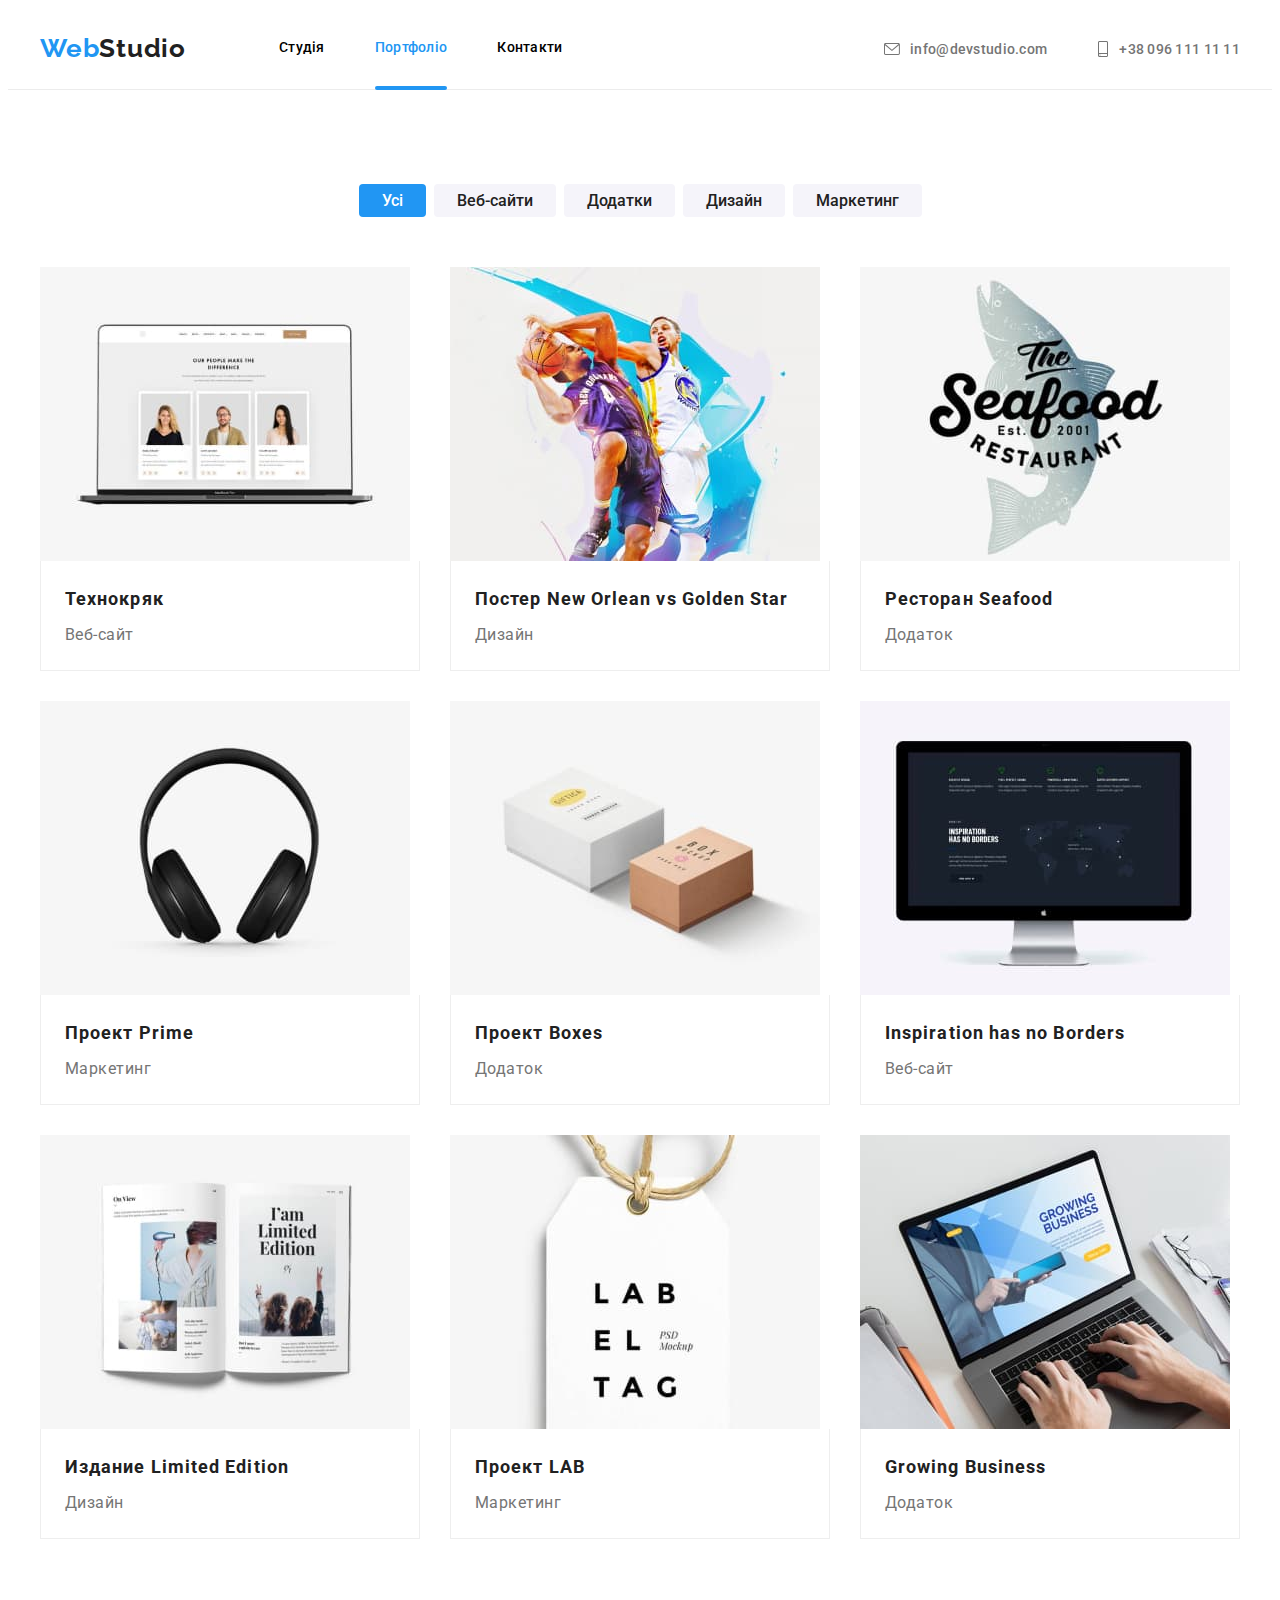
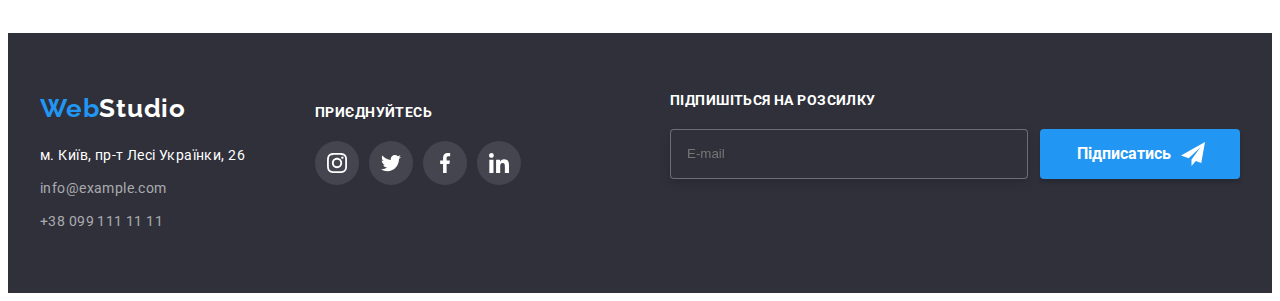
<file: portfolio.html>
<!DOCTYPE html>
<html lang="en">
  <head>
    <meta charset="UTF-8" />
    <meta http-equiv="X-UA-Compatible" content="IE=edge" />
    <meta name="viewport" content="width=device-width, initial-scale=1.0" />
    <title>Document</title>
    <link rel="preconnect" href="https://fonts.googleapis.com" />
    <link rel="preconnect" href="https://fonts.gstatic.com" crossorigin />
    <link
      href="https://fonts.googleapis.com/css2?family=Raleway:wght@700&family=Roboto:wght@400;500;700;900&display=swap"
      rel="stylesheet"
    />
    <link
      rel="stylesheet"
      href="https://cdnjs.cloudflare.com/ajax/libs/modern-normalize/1.1.0/modern-normalize.min.css"
      integrity="sha512-wpPYUAdjBVSE4KJnH1VR1HeZfpl1ub8YT/NKx4PuQ5NmX2tKuGu6U/JRp5y+Y8XG2tV+wKQpNHVUX03MfMFn9Q=="
      crossorigin="anonymous"
      referrerpolicy="no-referrer"
    />
    <link rel="stylesheet" href="./css/main.min.css" />
  </head>
  <body>
    <header class="header">
      <div class="container header__container">
        <a class="header__link-logo" href="#"
          ><span class="header__text-web">Web</span>Studio</a
        >

        <div class="mobile-menu js-menu-container" id="mobile-nav">
          <div class="mob-nav">
            <nav class="header-nav">
              <ul class="header-nav__list">
                <li class="header-nav__item">
                  <a class="header-nav__link" href="./index.html">Студія</a>
                </li>
                <li class="header-nav__item">
                  <a
                    class="header-nav__link aclive-page current"
                    href="./portfolio.html"
                    >Портфоліо</a
                  >
                </li>
                <li class="header-nav__item">
                  <a class="header-nav__link" href="#">Контакти</a>
                </li>
              </ul>
            </nav>
            <div class="mobile-cont">
              <ul class="header-adress__list">
                <li class="header-adress__item">
                  <a
                    class="header-adress__link--mail connection"
                    href="mailto:info@devstudio.com"
                    ><svg
                      class="header-adress__icom--mail"
                      width="16"
                      height="12"
                    >
                      <use href="./images/icon.svg#icon-envelope"></use></svg
                    >info@devstudio.com</a
                  >
                </li>
                <li class="header-adress__item">
                  <a
                    class="header-adress__link--tel connection"
                    href="tel:+380961111111"
                    ><svg
                      class="header-adress__icom--tel"
                      width="12"
                      height="16"
                    >
                      <use href="./images/icon.svg#icon-smartphone"></use></svg
                    >+38 096 111 11 11</a
                  >
                </li>
              </ul>

              <ul class="header-messenger__list">
                <li class="header-messenger__item">
                  <a href="#" class="header-messenger__link">Instagram</a>
                </li>
                <li class="header-messenger__item">
                  <a href="#" class="header-messenger__link">Twitter</a>
                </li>
                <li class="header-messenger__item">
                  <a href="#" class="header-messenger__link">Facebook</a>
                </li>
                <li class="header-messenger__item">
                  <a href="#" class="header-messenger__link">LinkedIn</a>
                </li>
              </ul>
            </div>
          </div>
        </div>

        <button
          class="menu-btn is-open js-open-menu"
          type="button"
          data-menu-button
        >
          <svg
            class="menu-svg"
            width="24px"
            height="16px"
            aria-label="перемикач мобільного меню"
          >
            <use
              class="icon-menu"
              href="./images/icon.svg#icon-close_24px"
            ></use>
            <use
              class="icon-cross"
              href="./images/icon.svg#icon-menu_40px-1"
            ></use>
          </svg>
        </button>
      </div>
    </header>
    <main>
      <section class="services">
        <div class="container">
          <h1 class="visually-hidden">Послуги</h1>
          <ul class="services-list">
            <li class="services-list__item">
              <button type="button" class="services-list__btn karen-btn">
                Усі
              </button>
            </li>
            <li class="services-list__item">
              <button type="button" class="services-list__btn">
                Веб-сайти
              </button>
            </li>
            <li class="services-list__item">
              <button type="button" class="services-list__btn">Додатки</button>
            </li>
            <li class="services-list__item">
              <button type="button" class="services-list__btn">Дизайн</button>
            </li>
            <li class="services-list__item">
              <button type="button" class="services-list__btn">
                Маркетинг
              </button>
            </li>
          </ul>

          <!-- картки -->
          <ul class="services-cards">
            <li class="services-cards__item">
              <a href="#" class="services-cards__link">
                <div class="services-animation">
                  <picture>
                    <source
                      srcset="
                        ./portfolioimg/crack.jpg   1x,
                        ./portfolioimg/crack2x.jpg 2x
                      "
                      media="(min-width:1200px)"
                    />
                    <source
                      srcset="
                        ./portfolioimg/crack-tablet1x.jpg 1x,
                        ./portfolioimg/crack-tablet2x.jpg 2x
                      "
                      media="(min-width:768px)"
                    />
                    <source
                      srcset="
                        ./portfolioimg/crack-mob1x.jpg 1x,
                        ./portfolioimg/crack-mob2x.jpg 2x
                      "
                      media="(max-width:767px)"
                    />
                    <img
                      class="project-description-translate__image"
                      src="./portfolioimg/crack.jpg"
                      alt="Зображення сайту"
                    />
                  </picture>

                  <div class="services-bgr">
                    <p class="services-bgr__text">
                      Ресурс пропонує комплексні пропозиції з різним рівнем
                      функціоналу та сервісів. Все це дозволить відвідувачу
                      отримати вичерпні відомості про компанію чи приватну
                      особу.
                    </p>
                  </div>
                </div>
                <div class="services-poster">
                  <h2 class="services-poster__title">Технокряк</h2>
                  <p class="services-poster__text">Веб-сайт</p>
                </div>
              </a>
            </li>
            <li class="services-cards__item">
              <a href="#" class="services-cards__link">
                <div class="services-animation">
                  <picture>
                    <source
                      srcset="
                        ./portfolioimg/basketball.jpg 1x,
                        ./portfolioimg/basket2x.jpg   2x
                      "
                      media="(min-width:1200px)"
                    />
                    <source
                      srcset="
                        ./portfolioimg/basket-tablet1x.jpg 1x,
                        ./portfolioimg/basket-tablet2x.jpg 2x
                      "
                      media="(min-width:768px)"
                    />
                    <source
                      srcset="
                        ./portfolioimg/basket-mob1x.jpg 1x,
                        ./portfolioimg/basket-mob2x.jpg 2x
                      "
                      media="(max-width:767px)"
                    />
                    <img
                      class="project-description-translate__image"
                      src="./portfolioimg/basketball.jpg"
                      alt="Дизайн постера"
                    />
                  </picture>
                  <div class="services-bgr">
                    <p class="services-bgr__text">
                      Ресурс пропонує комплексні пропозиції з різним рівнем
                      функціоналу та сервісів. Все це дозволить відвідувачу
                      отримати вичерпні відомості про компанію чи приватну
                      особу.
                    </p>
                  </div>
                </div>
                <div class="services-poster">
                  <h2 class="services-poster__title">
                    Постер <span lang="en">New Orlean vs Golden Star</span>
                  </h2>
                  <p class="services-poster__text">Дизайн</p>
                </div>
              </a>
            </li>
            <li class="services-cards__item">
              <a href="#" class="services-cards__link">
                <div class="services-animation">
                  <picture>
                    <source
                      srcset="
                        ./portfolioimg/fish.jpg   1x,
                        ./portfolioimg/fish2x.jpg 2x
                      "
                      media="(min-width:1200px)"
                    />
                    <source
                      srcset="
                        ./portfolioimg/fish-tablet1x.jpg 1x,
                        ./portfolioimg/fish-tablet2x.jpg 2x
                      "
                      media="(min-width:768px)"
                    />
                    <source
                      srcset="
                        ./portfolioimg/fish-mob1x.jpg 1x,
                        ./portfolioimg/fish-mob2x.jpg 2x
                      "
                      media="(max-width:767px)"
                    />
                    <img
                      class="project-description-translate__image"
                      src="./portfolioimg/fish.jpg"
                      alt="Логотип ресторана"
                    />
                  </picture>
                  <div class="services-bgr">
                    <p class="services-bgr__text">
                      Ресурс пропонує комплексні пропозиції з різним рівнем
                      функціоналу та сервісів. Все це дозволить відвідувачу
                      отримати вичерпні відомості про компанію чи приватну
                      особу.
                    </p>
                  </div>
                </div>
                <div class="services-poster">
                  <h2 class="services-poster__title">
                    Ресторан <span lang="en">Seafood</span>
                  </h2>
                  <p class="services-poster__text">Додаток</p>
                </div>
              </a>
            </li>
            <li class="services-cards__item">
              <a href="#" class="services-cards__link">
                <div class="services-animation">
                  <picture>
                    <source
                      srcset="
                        ./portfolioimg/headphones.jpg 1x,
                        ./portfolioimg/head2x.jpg     2x
                      "
                      media="(min-width:1200px)"
                    />
                    <source
                      srcset="
                        ./portfolioimg/head-tablet1x.jpg 1x,
                        ./portfolioimg/head-tablet2x.jpg 2x
                      "
                      media="(min-width:768px)"
                    />
                    <source
                      srcset="
                        ./portfolioimg/head-mob1x.jpg 1x,
                        ./portfolioimg/head-mob2x.jpg 2x
                      "
                      media="(max-width:767px)"
                    />
                    <img
                      class="project-description-translate__image"
                      src="./portfolioimg/headphones.jpg"
                      alt="Навушники"
                    />
                  </picture>
                  <div class="services-bgr">
                    <p class="services-bgr__text">
                      Ресурс пропонує комплексні пропозиції з різним рівнем
                      функціоналу та сервісів. Все це дозволить відвідувачу
                      отримати вичерпні відомості про компанію чи приватну
                      особу.
                    </p>
                  </div>
                </div>
                <div class="services-poster">
                  <h2 class="services-poster__title">
                    Проект <span lang="en">Prime</span>
                  </h2>
                  <p class="services-poster__text">Маркетинг</p>
                </div>
              </a>
            </li>
            <li class="services-cards__item">
              <a href="#" class="services-cards__link">
                <div class="services-animation">
                  <picture>
                    <source
                      srcset="
                        ./portfolioimg/boxes.jpg   1x,
                        ./portfolioimg/boxes2x.jpg 2x
                      "
                      media="(min-width:1200px)"
                    />
                    <source
                      srcset="
                        ./portfolioimg/boxes-tablet1x.jpg 1x,
                        ./portfolioimg/boxes-tablet2x.jpg 2x
                      "
                      media="(min-width:768px)"
                    />
                    <source
                      srcset="
                        ./portfolioimg/boxes-mob1x.jpg 1x,
                        ./portfolioimg/boxes-mob2x.jpg 2x
                      "
                      media="(max-width:767px)"
                    />
                    <img
                      class="project-description-translate__image"
                      src="./portfolioimg/boxes.jpg"
                      alt="Коробка"
                    />
                  </picture>
                  <div class="services-bgr">
                    <p class="services-bgr__text">
                      Ресурс пропонує комплексні пропозиції з різним рівнем
                      функціоналу та сервісів. Все це дозволить відвідувачу
                      отримати вичерпні відомості про компанію чи приватну
                      особу.
                    </p>
                  </div>
                </div>
                <div class="services-poster">
                  <h2 class="services-poster__title">
                    Проект <span lang="en">Boxes</span>
                  </h2>
                  <p class="services-poster__text">Додаток</p>
                </div>
              </a>
            </li>
            <li class="services-cards__item">
              <a href="#" class="services-cards__link">
                <div class="services-animation">
                  <picture>
                    <source
                      srcset="
                        ./portfolioimg/monitor.jpg   1x,
                        ./portfolioimg/monitor2x.jpg 2x
                      "
                      media="(min-width:1200px)"
                    />
                    <source
                      srcset="
                        ./portfolioimg/monitor-tablet1x.jpg 1x,
                        ./portfolioimg/monitor-tablet2x.jpg 2x
                      "
                      media="(min-width:768px)"
                    />
                    <source
                      srcset="
                        ./portfolioimg/monitor-mob1x.jpg 1x,
                        ./portfolioimg/monitor-mob2x.jpg 2x
                      "
                      media="(max-width:767px)"
                    />
                    <img
                      class="project-description-translate__image"
                      src="./portfolioimg/monitor.jpg"
                      alt="Персональный компютер"
                    />
                  </picture>
                  <div class="services-bgr">
                    <p class="services-bgr__text">
                      Ресурс пропонує комплексні пропозиції з різним рівнем
                      функціоналу та сервісів. Все це дозволить відвідувачу
                      отримати вичерпні відомості про компанію чи приватну
                      особу.
                    </p>
                  </div>
                </div>
                <div class="services-poster">
                  <h2 class="services-poster__title">
                    <span lang="en">Inspiration has no Borders</span>
                  </h2>
                  <p class="services-poster__text">Веб-сайт</p>
                </div>
              </a>
            </li>
            <li class="services-cards__item">
              <a href="#" class="services-cards__link">
                <div class="services-animation">
                  <picture>
                    <source
                      srcset="
                        ./portfolioimg/book.jpg   1x,
                        ./portfolioimg/book2x.jpg 2x
                      "
                      media="(min-width:1200px)"
                    />
                    <source
                      srcset="
                        ./portfolioimg/book-tablet1x.jpg 1x,
                        ./portfolioimg/book-tablet2x.jpg 2x
                      "
                      media="(min-width:768px)"
                    />
                    <source
                      srcset="
                        ./portfolioimg/book-mob1x.jpg 1x,
                        ./portfolioimg/book-mob2x.jpg 2x
                      "
                      media="(max-width:767px)"
                    />
                    <img
                      class="project-description-translate__image"
                      src="./portfolioimg/book.jpg"
                      alt="Книга"
                    />
                  </picture>
                  <div class="services-bgr">
                    <p class="services-bgr__text">
                      Ресурс пропонує комплексні пропозиції з різним рівнем
                      функціоналу та сервісів. Все це дозволить відвідувачу
                      отримати вичерпні відомості про компанію чи приватну
                      особу.
                    </p>
                  </div>
                </div>
                <div class="services-poster">
                  <h2 class="services-poster__title">
                    Издание <span lang="en">Limited Edition</span>
                  </h2>
                  <p class="services-poster__text">Дизайн</p>
                </div>
              </a>
            </li>
            <li class="services-cards__item">
              <a href="#" class="services-cards__link">
                <div class="services-animation">
                  <picture>
                    <source
                      srcset="
                        ./portfolioimg/tag.jpg,
                        ./portfolioimg/tag2x.jpg 2x
                      "
                      media="(min-width:1200px)"
                    />
                    <source
                      srcset="
                        ./portfolioimg/tag-tablet1x.jpg 1x,
                        ./portfolioimg/tag-tablet2x.jpg 2x
                      "
                      media="(min-width:768px)"
                    />
                    <source
                      srcset="
                        ./portfolioimg/tag-mob1x.jpg 1x,
                        ./portfolioimg/tag-mob2x.jpg 2x
                      "
                      media="(max-width:767px)"
                    />
                    <img
                      class="project-description-translate__image"
                      src="./portfolioimg/tag.jpg"
                      alt="Название проекта"
                    />
                  </picture>
                  <div class="services-bgr">
                    <p class="services-bgr__text">
                      Ресурс пропонує комплексні пропозиції з різним рівнем
                      функціоналу та сервісів. Все це дозволить відвідувачу
                      отримати вичерпні відомості про компанію чи приватну
                      особу.
                    </p>
                  </div>
                </div>
                <div class="services-poster">
                  <h2 class="services-poster__title">
                    Проект <span lang="en">LAB</span>
                  </h2>
                  <p class="services-poster__text">Маркетинг</p>
                </div>
              </a>
            </li>
            <li class="services-cards__item">
              <a href="#" class="services-cards__link">
                <div class="services-animation">
                  <picture>
                    <source
                      srcset="
                        ./portfolioimg/notebook.jpg   1x,
                        ./portfolioimg/notebook2x.jpg 2x
                      "
                      media="(min-width:1200px)"
                    />
                    <source
                      srcset="
                        ./portfolioimg/notebook-tablet1x.jpg 1x,
                        ./portfolioimg/notebook-tablet2x.jpg 2x
                      "
                      media="(min-width:768px)"
                    />
                    <source
                      srcset="
                        ./portfolioimg/notebook-mob1x.jpg 1x,
                        ./portfolioimg/notebook-mob2x.jpg 2x
                      "
                      media="(max-width:767px)"
                    />
                    <img
                      class="project-description-translate__image"
                      src="./portfolioimg/notebook.jpg"
                      alt="Ноутбук"
                    />
                  </picture>
                  <div class="services-bgr">
                    <p class="services-bgr__text">
                      Ресурс пропонує комплексні пропозиції з різним рівнем
                      функціоналу та сервісів. Все це дозволить відвідувачу
                      отримати вичерпні відомості про компанію чи приватну
                      особу.
                    </p>
                  </div>
                </div>
                <div class="services-poster">
                  <h2 class="services-poster__title" lang="en">
                    Growing Business
                  </h2>
                  <p class="services-poster__text">Додаток</p>
                </div>
              </a>
            </li>
          </ul>
        </div>
      </section>
    </main>
    <footer class="footer">
      <div class="container footer-desktop">
        <div class="footer-cont">
          <div class="foot-adress">
            <a class="footer__link-logo" href="#"
              ><span class="footer__text-web">Web</span>Studio</a
            >
            <address class="footer-adress">
              <ul class="footer-adress__list">
                <li class="footer-adress__item--adress">
                  <a class="footer-adress__link--adress connection" href="#"
                    >м. Київ, пр-т Лесі Українки, 26</a
                  >
                </li>
                <li class="footer-adress__item">
                  <a
                    class="footer-adress__link-tel connection"
                    href="mailto:info@example.com"
                    >info@example.com</a
                  >
                </li>
                <li class="footer-adress__item">
                  <a
                    class="footer-adress__link-mail connection"
                    href="tel:+380991111111"
                    >+38 099 111 11 11</a
                  >
                </li>
              </ul>
            </address>
          </div>
          <div class="footer-social">
            <p class="footer-social__text">ПРИЄДНУЙТЕСЬ</p>
            <ul class="footer-social__list">
              <li class="footer-social__item">
                <a class="footer-social__link" href="https://www.instagram.com/"
                  ><svg class="footer-social__icon">
                    <use href="./images/icon.svg#icon-instagram-2"></use></svg
                ></a>
              </li>
              <li class="footer-social__item">
                <a class="footer-social__link" href="https://twitter.com/"
                  ><svg class="footer-social__icon">
                    <use href="./images/icon.svg#icon-twitter-1"></use></svg
                ></a>
              </li>
              <li class="footer-social__item">
                <a class="footer-social__link" href="https://www.facebook.com/"
                  ><svg class="footer-social__icon">
                    <use href="./images/icon.svg#icon-facebook-1"></use></svg
                ></a>
              </li>
              <li class="footer-social__item">
                <a class="footer-social__link" href="https://www.linkedin.com/"
                  ><svg class="footer-social__icon">
                    <use href="./images/icon.svg#icon-linkedin-1"></use></svg
                ></a>
              </li>
            </ul>
          </div>
        </div>
        <div class="footer-input">
          <form class="footer-input__form">
            <p class="footer-input__text">ПІДПИШІТЬСЯ НА РОЗСИЛКУ</p>
            <div class="footer-subscribe">
              <input
                class="footer-subscribe__input--mail"
                type="email"
                name="email"
                id="email"
                placeholder="E-mail"
              />
              <label for="email"></label>
              <button type="submit" class="footer-btn btn">
                <svg class="footer-btn__svg" width="24" height="24">
                  <use href="./images/icon.svg#icon-telegram"></use></svg
                >Підписатись
              </button>
            </div>
          </form>
        </div>
      </div>
    </footer>
    <script src="./js/menu.js"></script>
  </body>
</html>
</file>
<file: css/main.min.css>
:root{--header-text-color: #212121;--accent-text-color: #2196f3;--header-tel-color: #757575;--hero-text-color: #ffffff;--btn-color: #2196f3;--title-color: #212121;--footer-tel-color: rgba(255, 255, 255, 0.6);--icon-color: #afb1b8}p,h1,h2,h3,h4,h5,h6{margin:0}ul{list-style:none;margin:0;padding:0}.list-header{list-style:none}a{text-decoration:none}body{color:#212121;font-family:"Roboto",sans-serif;font-size:14px;color:#e5e5e5}body.modal-open{overflow:hidden}.title{font-weight:700;text-align:center;font-size:36px;line-height:1.6;letter-spacing:.03em;color:#212121}.container{margin-left:auto;margin-right:auto;padding:0 15px}@media screen and (min-width: 480px){.container{width:480px}}@media screen and (min-width: 768px){.container{width:768px}}@media screen and (min-width: 1200px){.container{width:1200px}}p{margin:0}img{display:block;max-width:100%;height:auto}.caption{font-family:"Roboto";font-style:normal;font-weight:700;font-size:28px;line-height:33px;letter-spacing:.03em;color:#212121}body{font-family:"Roboto",sans-serif;color:#757575}.container{margin-left:auto;margin-right:auto;padding:0 15px}@media screen and (min-width: 480px){.container{width:480px}}@media screen and (min-width: 768px){.container{width:768px}}@media screen and (min-width: 1200px){.container{width:1200px}}.section{padding-top:94px;padding-bottom:94px}.visually-hidden{position:absolute;width:1px;height:1px;margin:-1px;padding:0;overflow:hidden;border:0;clip:rect(0 0 0 0)}.header{background-color:#fff;border-bottom:1px solid #ececec}.header__link-logo{text-decoration:none;color:#212121;font-family:"Raleway",sans-serif;font-weight:700;font-size:26px;line-height:1.2;letter-spacing:.03em;display:inline-block;padding-top:25px;padding-bottom:25px;-webkit-transition:color 250ms cubic-bezier(0.4, 0, 0.2, 1);transition:color 250ms cubic-bezier(0.4, 0, 0.2, 1)}.header__link-logo:hover,.header__link-logo:focus{color:#2196f3}.header__link-logo:active{color:#2196f3}.header__text-web{color:#2196f3}.aclive-page{color:#2196f3}.header__container{display:-webkit-box;display:-ms-flexbox;display:flex;-webkit-box-align:center;-ms-flex-align:center;align-items:center;position:relative}.menu-btn{margin:0;padding:0;border:none;background-color:rgba(0,0,0,0);z-index:1000;margin-left:auto}@media screen and (min-width: 768px){.menu-btn{display:none}}.menu-btn .icon-cross{display:none}.menu-btn.is-open .icon-cross{display:block}.menu-btn.is-open .icon-menu{display:none}@media screen and (max-width: 767px){.mobile-menu{position:fixed;top:0;left:0;width:100%;height:100%;background-color:#fff;padding:48px 40px;z-index:1000;-webkit-transform:translateX(-100%);transform:translateX(-100%);-webkit-transition:-webkit-transform 250ms cubic-bezier(0.4, 0, 0.2, 1);transition:-webkit-transform 250ms cubic-bezier(0.4, 0, 0.2, 1);transition:transform 250ms cubic-bezier(0.4, 0, 0.2, 1);transition:transform 250ms cubic-bezier(0.4, 0, 0.2, 1), -webkit-transform 250ms cubic-bezier(0.4, 0, 0.2, 1)}}@media screen and (min-width: 768px){.mobile-menu{display:-webkit-box;display:-ms-flexbox;display:flex;-webkit-box-align:center;-ms-flex-align:center;align-items:center}}@media screen and (min-width: 1200px){.mobile-menu{display:-webkit-box;display:-ms-flexbox;display:flex;width:100%}}.mobile-menu.is-open{display:block;-webkit-transform:translateX(0);transform:translateX(0)}.menu-btn:hover,.menu-btn:focus{fill:#2196f3}.mob-nav{width:100%;height:100%;display:-webkit-box;display:-ms-flexbox;display:flex;-webkit-box-orient:vertical;-webkit-box-direction:normal;-ms-flex-direction:column;flex-direction:column;-webkit-box-pack:justify;-ms-flex-pack:justify;justify-content:space-between}@media screen and (min-width: 768px){.mob-nav{-webkit-box-orient:horizontal;-webkit-box-direction:normal;-ms-flex-direction:row;flex-direction:row}}@media screen and (min-width: 1200px){.mob-nav{width:100%}}@media screen and (max-width: 767px){.header-nav{margin-bottom:50px}}@media screen and (max-width: 767px){.header-nav__list,.header-adress__list{font-weight:500;font-size:40px;line-height:.85;text-align:start;letter-spacing:.02em;color:#212121}}@media screen and (min-width: 768px){.header-nav__list,.header-adress__list{display:-webkit-box;display:-ms-flexbox;display:flex;font-weight:500;font-size:14px;line-height:.87;letter-spacing:.02em}}@media screen and (min-width: 1200px){.header-nav__list,.header-adress__list{-webkit-box-align:center;-ms-flex-align:center;align-items:center}}@media screen and (min-width: 768px){.header-nav__list{margin-left:88px}}@media screen and (min-width: 1200px){.header-nav__list{margin-left:93px}}@media screen and (max-width: 767px){.header-nav__item:not(:last-child){margin-bottom:32px}}@media screen and (min-width: 768px){.header-nav__item:not(:last-child){margin-right:50px}}@media screen and (max-width: 767px){.header-adress__item:not(:first-child){margin-bottom:32px}}@media screen and (min-width: 768px){.header-adress__item:not(:last-child){margin-bottom:10px}}@media screen and (min-width: 1200px){.header-adress__item:not(:last-child){margin-bottom:0;margin-right:50px}}@media screen and (max-width: 767px){.header-nav__link{color:#000}}@media screen and (min-width: 768px){.header-nav__link{display:block;color:#000;-webkit-transition:color 250ms cubic-bezier(0.4, 0, 0.2, 1);transition:color 250ms cubic-bezier(0.4, 0, 0.2, 1);padding:32px 0}}.header-nav__link:hover,.header-nav__link:focus{color:#2196f3}.current{position:relative}@media screen and (min-width: 768px){.current::after{content:"";position:absolute;width:100%;height:4px;left:0;bottom:-5px;border-radius:2px;background-color:#2196f3;display:block}}.aclive-page{color:#2196f3}@media screen and (max-width: 767px){.header-adress__list{display:-webkit-box;display:-ms-flexbox;display:flex;-webkit-box-orient:vertical;-webkit-box-direction:reverse;-ms-flex-direction:column-reverse;flex-direction:column-reverse;margin-bottom:64px}}@media screen and (min-width: 768px){.header-adress__list{display:-webkit-box;display:-ms-flexbox;display:flex;-webkit-box-orient:vertical;-webkit-box-direction:normal;-ms-flex-direction:column;flex-direction:column}}@media screen and (min-width: 1200px){.header-adress__list{-webkit-box-orient:horizontal;-webkit-box-direction:normal;-ms-flex-direction:row;flex-direction:row}}@media screen and (max-width: 767px){.header-adress__link--tel{font-weight:500;font-size:27px;line-height:.85;letter-spacing:.02em;color:#2196f3}}@media screen and (min-width: 768px){.header-adress__link--tel{padding-bottom:20px}}@media screen and (max-width: 767px){.header-adress__link--mail{font-weight:500;font-size:24px;line-height:.85;letter-spacing:.02em;color:#757575}}@media screen and (min-width: 768px){.header-adress__link--mail{padding-top:20px}}@media screen and (min-width: 768px){.header-adress__link--tel,.header-adress__link--mail{display:-webkit-box;display:-ms-flexbox;display:flex;color:#757575;-webkit-box-align:center;-ms-flex-align:center;align-items:center;-webkit-transition:color 250ms cubic-bezier(0.4, 0, 0.2, 1);transition:color 250ms cubic-bezier(0.4, 0, 0.2, 1)}}.header-adress__link--tel:hover,.header-adress__link--tel:focus,.header-adress__link--mail:hover,.header-adress__link--mail:focus{color:#2196f3}@media screen and (min-width: 1200px){.header-adress__link--tel,.header-adress__link--mail{padding:32px 0}}.header-adress__icom--mail,.header-adress__icom--tel{margin-right:10px;fill:currentColor}@media screen and (max-width: 767px){.header-adress__icom--mail,.header-adress__icom--tel{display:none}}.header-messenger__list{display:none}@media screen and (max-width: 767px){.header-messenger__list{display:-webkit-box;display:-ms-flexbox;display:flex;-ms-flex-wrap:wrap;flex-wrap:wrap}}.header-messenger__item+.header-messenger__item{margin-left:10px}.header-messenger__item:not(:last-child){padding-right:10px;border-right:1px solid rgba(33,33,33,.2)}.header-messenger__link{font-weight:500;font-size:18px;line-height:1.22;letter-spacing:.02em;color:#2196f3}.header-messenger__link:hover,.header-messenger__link:focus{color:#000}@media screen and (min-width: 768px){.mobile-cont{margin-left:84px}}@media screen and (min-width: 1200px){.mobile-cont{margin-left:auto}}.icon-cross{width:24px;height:16px}.hero{padding:118px 0px;text-align:center;background-color:#2f303a}@media screen and (min-width: 1200px){.hero{padding:200px 0px}}.hero__title{font-weight:900;font-size:26px;line-height:1.4;letter-spacing:.06em;text-transform:uppercase;color:#fff;min-width:320px;margin:0 auto;margin-bottom:30px}@media screen and (min-width: 480px){.hero__title{width:360px}}@media screen and (min-width: 1200px){.hero__title{width:696px;font-size:44px}}.hero__cont{padding:0}.hero__overlane{position:relative;height:100%;margin-left:auto;margin-right:auto;background-image:-webkit-gradient(linear, left top, left bottom, from(rgba(47, 48, 58, 0.4)), to(rgba(47, 48, 58, 0.4))),url(../images/backgraund/hero-mob1x.jpg);background-image:linear-gradient(rgba(47, 48, 58, 0.4), rgba(47, 48, 58, 0.4)),url(../images/backgraund/hero-mob1x.jpg);max-width:480px}@media screen and (min-width: 768px)and (max-width: 1199px){.hero__overlane{background-image:-webkit-gradient(linear, left top, left bottom, from(rgba(47, 48, 58, 0.4)), to(rgba(47, 48, 58, 0.4))),url(../images/backgraund/Hero-tablet1x\ .jpg);background-image:linear-gradient(rgba(47, 48, 58, 0.4), rgba(47, 48, 58, 0.4)),url(../images/backgraund/Hero-tablet1x\ .jpg);max-width:768px}}@media screen and (min-width: 1200px){.hero__overlane{background-image:-webkit-gradient(linear, left top, left bottom, from(rgba(47, 48, 58, 0.4)), to(rgba(47, 48, 58, 0.4))),url(../images/backgraund/ImgBg.jpg);background-image:linear-gradient(rgba(47, 48, 58, 0.4), rgba(47, 48, 58, 0.4)),url(../images/backgraund/ImgBg.jpg);max-width:1600px}}@media(min-device-pixel-ratio: 2),(-webkit-min-device-pixel-ratio: 2),(min-resolution: 192dpi),(min-resolution: 2dppx){.hero__overlane{background-image:-webkit-gradient(linear, left top, left bottom, from(rgba(47, 48, 58, 0.4)), to(rgba(47, 48, 58, 0.4))),url(../images/backgraund/Hero-mob2x.jpg);background-image:linear-gradient(rgba(47, 48, 58, 0.4), rgba(47, 48, 58, 0.4)),url(../images/backgraund/Hero-mob2x.jpg);max-width:480px;background-repeat:no-repeat;background-size:cover;background-position:center}}@media screen and (min-device-pixel-ratio: 2)and (min-width: 768px)and (max-width: 1199px),screen and (-webkit-min-device-pixel-ratio: 2)and (min-width: 768px)and (max-width: 1199px),screen and (min-resolution: 192dpi)and (min-width: 768px)and (max-width: 1199px),screen and (min-resolution: 2dppx)and (min-width: 768px)and (max-width: 1199px){.hero__overlane{background-image:-webkit-gradient(linear, left top, left bottom, from(rgba(47, 48, 58, 0.4)), to(rgba(47, 48, 58, 0.4))),url(../images/backgraund/Hero-tablet2x\ \ .jpg);background-image:linear-gradient(rgba(47, 48, 58, 0.4), rgba(47, 48, 58, 0.4)),url(../images/backgraund/Hero-tablet2x\ \ .jpg);max-width:768px}}@media screen and (min-device-pixel-ratio: 2)and (min-width: 1200px),screen and (-webkit-min-device-pixel-ratio: 2)and (min-width: 1200px),screen and (min-resolution: 192dpi)and (min-width: 1200px),screen and (min-resolution: 2dppx)and (min-width: 1200px){.hero__overlane{background-image:-webkit-gradient(linear, left top, left bottom, from(rgba(47, 48, 58, 0.4)), to(rgba(47, 48, 58, 0.4))),url(../images/backgraund/Hero-dextop2x\ \ .jpg);background-image:linear-gradient(rgba(47, 48, 58, 0.4), rgba(47, 48, 58, 0.4)),url(../images/backgraund/Hero-dextop2x\ \ .jpg);max-width:1600px}}.hero__btn{background-color:#2196f3;font-weight:700;font-size:16px;line-height:1.87;cursor:pointer;font-family:inherit;-webkit-box-shadow:0px 4px 4px rgba(0,0,0,.15);box-shadow:0px 4px 4px rgba(0,0,0,.15);border-radius:4px;color:#fff;min-width:200px;border:1px solid rgba(0,0,0,0);-webkit-transition:background-color 250ms cubic-bezier(0.4, 0, 0.2, 1);transition:background-color 250ms cubic-bezier(0.4, 0, 0.2, 1);padding:10px 32px}.hero__btn:hover,.hero__btn:focus{background-color:#188ce8}.hero__btn:active{background-color:#188ce8}.list-slogan__card{height:120px;width:100%;display:block;display:-webkit-box;display:-ms-flexbox;display:flex;-webkit-box-pack:center;-ms-flex-pack:center;justify-content:center;-webkit-box-align:center;-ms-flex-align:center;align-items:center;border-radius:4px;margin-bottom:30px;background:#f5f4fa}.list-slogan__card__svg{width:70px;height:70px}.list-slogan{list-style:none;display:-webkit-box;display:-ms-flexbox;display:flex}@media screen and (max-width: 767px){.list-slogan{-webkit-box-orient:vertical;-webkit-box-direction:normal;-ms-flex-direction:column;flex-direction:column}}@media screen and (min-width: 768px){.list-slogan{-ms-flex-wrap:wrap;flex-wrap:wrap;margin:-15px}}@media screen and (min-width: 1200px){.list-slogan{-ms-flex-wrap:nowrap;flex-wrap:nowrap;margin:-15px}}.list-slogan__title{margin-bottom:10px;text-align:center;font-weight:bold;font-size:14px;line-height:1.1428571429;letter-spacing:.03em;text-transform:uppercase;color:var(--title-color)}@media screen and (min-width: 768px){.list-slogan__title{text-align:start}}.list-slogan__text{font-size:14px;line-height:1.7142857143;letter-spacing:.03em;margin-bottom:30px}.caption{margin-bottom:50px;font-weight:bold;font-size:36px;line-height:1.1666666667;letter-spacing:.03em;color:var(--title-color)}@media screen and (min-width: 768px){.list-slogan__content{width:calc((100% - 60px)/2);margin:15px}}@media screen and (min-width: 1200px){.list-slogan__content{width:calc((100% - 120px)/4)}}@media screen and (max-width: 767px){.list-slogan__content .list-slogan__content:not(:last-child){margin-bottom:30px}}.list-slogan__content .about{display:-webkit-box;display:-ms-flexbox;display:flex;padding:60px 0}@media screen and (min-width: 1200px){.list-slogan__content .about{padding-top:94px;padding-bottom:94px}}.list-slogan__content .section{padding-top:60px;padding-bottom:0}.work{display:none}@media screen and (min-width: 1200px){.work{display:-webkit-box;display:-ms-flexbox;display:flex;padding-bottom:94px}}.work__list{list-style:none;display:-webkit-box;display:-ms-flexbox;display:flex}.work__img{display:-webkit-box;display:-ms-flexbox;display:flex;-ms-flex-wrap:wrap;flex-wrap:wrap;margin-right:30px}.work__img{position:relative}.work__overley{position:absolute;width:100%;height:70px;bottom:0px;padding-top:27px;background:rgba(47,48,58,.8);font-style:normal;font-weight:bold;font-size:14px;line-height:1.1428571429;text-align:center;letter-spacing:.03em;text-transform:uppercase;color:#fff}.list-staff{list-style:none}@media screen and (min-width: 768px){.list-staff{display:-webkit-box;display:-ms-flexbox;display:flex;-ms-flex-wrap:wrap;flex-wrap:wrap;margin:-15px}}.list-staff__img{background-color:var(--hero-text-color);-webkit-box-shadow:0px 1px 3px rgba(0,0,0,.12),0px 1px 1px rgba(0,0,0,.14),0px 2px 1px rgba(0,0,0,.2);box-shadow:0px 1px 3px rgba(0,0,0,.12),0px 1px 1px rgba(0,0,0,.14),0px 2px 1px rgba(0,0,0,.2);border-radius:0px 0px 4px 4px;margin-bottom:30px}@media screen and (min-width: 768px){.list-staff__img{width:calc((100% - 60px)/2);margin:15px}}@media screen and (min-width: 1199px){.list-staff__img{width:calc((100% - 120px)/4)}}@media screen and (max-width: 767px){.list-staff__img .list-staff__img:not(:last-child){margin-bottom:30px}}.caption{text-align:center;margin-bottom:30px;font-size:28px;line-height:1.18}@media screen and (min-width: 1200px){.caption{font-size:36px;line-height:1.66;margin-bottom:50px}}.staff{width:100%;background:#f5f4fa;padding-top:60px;padding-bottom:60px}@media screen and (min-width: 1200px){.staff{padding-top:94px;padding-bottom:94px}}@media screen and (min-width: 768px){.staff{width:100%}}.list-staff__content{padding-top:30px;padding-bottom:30px;text-align:center}.list-staff__caption{font-weight:500;font-size:16px;line-height:1.1875;letter-spacing:.03em;color:var(--title-color)}.list-staff__desc{font-size:16px;line-height:1.1875;letter-spacing:.03em;padding-top:10px;margin-bottom:16px}.list-social-media{list-style:none;display:-webkit-box;display:-ms-flexbox;display:flex;-webkit-box-pack:center;-ms-flex-pack:center;justify-content:center}.list-social-media__item+.list-social-media__item{margin-left:10px}.list-social-media__link{width:44px;height:44px;border-radius:50%;display:-webkit-box;display:-ms-flexbox;display:flex;-webkit-box-align:center;-ms-flex-align:center;align-items:center;-webkit-box-pack:center;-ms-flex-pack:center;justify-content:center;color:var(--icon-color);-webkit-transition:background-color 250ms cubic-bezier(0.4, 0, 0.2, 1);transition:background-color 250ms cubic-bezier(0.4, 0, 0.2, 1)}.list-social-media__link:hover,.list-social-media__link:focus{background-color:var(--accent-text-color)}.list-social-media__icon{fill:currentColor}.list-social-media__link:hover .list-social-media__icon .list-social-media__link:focus .list-social-media__icon{background-color:var(--accent-text-color);fill:#fff}.list-social-media__link:hover,.list-social-media__link:focus{color:#fff}.list-clients{display:-webkit-box;display:-ms-flexbox;display:flex;list-style:none;-ms-flex-wrap:wrap;flex-wrap:wrap;-webkit-box-pack:center;-ms-flex-pack:center;justify-content:center}@media screen and (max-width: 767px){.list-clients{margin:-15px}}@media screen and (min-width: 768px){.list-clients{margin:-15px}}@media screen and (min-width: 1200px){.list-clients{margin:-15px}}.section-clients{padding-top:60px;padding-bottom:60px}@media screen and (min-width: 1200px){.section-clients{padding-top:94px;padding-bottom:94px}}.section-clients .list-clients__item{height:92px;cursor:pointer}@media screen and (max-width: 767px){.section-clients .list-clients__item{width:calc((100% - 60px)/2);margin:15px}}@media screen and (min-width: 768px){.section-clients .list-clients__item{width:calc((100% - 90px)/3);margin:15px}}@media screen and (min-width: 1200px){.section-clients .list-clients__item{width:calc((100% - 180px)/6);margin:15px}}.section-clients .list-clients__link{display:block;display:-webkit-box;display:-ms-flexbox;display:flex;-webkit-box-pack:center;-ms-flex-pack:center;justify-content:center;-webkit-box-align:center;-ms-flex-align:center;align-items:center;height:92px;border-radius:4px;border:1px solid var(--icon-color);color:var(--icon-color);-webkit-transition:color 250ms cubic-bezier(0.4, 0, 0.2, 1);transition:color 250ms cubic-bezier(0.4, 0, 0.2, 1)}.section-clients .list-clients__link:hover,.section-clients .list-clients__link:focus{border:1px solid var(--accent-text-color);color:var(--accent-text-color)}.section-clients .list-clients__icon{width:106px;height:60px;fill:currentColor}.services{padding-top:60px;padding-bottom:60px}@media screen and (min-width: 1200px){.services{padding-top:94px;padding-bottom:94px}}.services-list{display:-webkit-box;display:-ms-flexbox;display:flex;-ms-flex-wrap:wrap;flex-wrap:wrap;font-weight:500;font-size:16px;line-height:1.6;letter-spacing:.03em;margin-bottom:30px}@media screen and (min-width: 768px){.services-list{margin-bottom:40px;-ms-flex-wrap:nowrap;flex-wrap:nowrap;-webkit-box-pack:center;-ms-flex-pack:center;justify-content:center}}@media screen and (min-width: 1200px){.services-list{margin-bottom:50px}}@media screen and (min-width: 768px){.services-list__item+.services-list__item{margin-left:8px}}@media screen and (max-width: 767px){.services-list__item:nth-child(-n+4){margin-bottom:15px}.services-list__item{margin-left:8px}.services-list__item:nth-child(3n+1){margin-left:0}}.services-list__btn{font-family:"Roboto",sans-serif;font-weight:500;background-color:#f5f4fa;cursor:pointer;color:#212121;border-radius:4px;font-size:inherit;border:1px solid rgba(0,0,0,0);padding:6px 22px;-webkit-transition:background-color 250ms cubic-bezier(0.4, 0, 0.2, 1),color 250ms cubic-bezier(0.4, 0, 0.2, 1),-webkit-box-shadow 250ms cubic-bezier(0.4, 0, 0.2, 1);transition:background-color 250ms cubic-bezier(0.4, 0, 0.2, 1),color 250ms cubic-bezier(0.4, 0, 0.2, 1),-webkit-box-shadow 250ms cubic-bezier(0.4, 0, 0.2, 1);transition:background-color 250ms cubic-bezier(0.4, 0, 0.2, 1),color 250ms cubic-bezier(0.4, 0, 0.2, 1),box-shadow 250ms cubic-bezier(0.4, 0, 0.2, 1);transition:background-color 250ms cubic-bezier(0.4, 0, 0.2, 1),color 250ms cubic-bezier(0.4, 0, 0.2, 1),box-shadow 250ms cubic-bezier(0.4, 0, 0.2, 1),-webkit-box-shadow 250ms cubic-bezier(0.4, 0, 0.2, 1)}.services-list__btn:hover,.services-list__btn:focus{color:#fff;background-color:#2196f3;-webkit-box-shadow:0px 3px 1px rgba(0,0,0,.1),0px 1px 2px rgba(0,0,0,.08),0px 2px 2px rgba(0,0,0,.12);box-shadow:0px 3px 1px rgba(0,0,0,.1),0px 1px 2px rgba(0,0,0,.08),0px 2px 2px rgba(0,0,0,.12)}.services-list__btn:active{color:#fff}.karen-btn{background-color:#2196f3;color:#fff}.services-cards{display:-webkit-box;display:-ms-flexbox;display:flex;-ms-flex-wrap:wrap;flex-wrap:wrap}@media screen and (min-width: 768px){.services-cards{margin:-15px}}@media screen and (max-width: 767px){.services-cards__item:not(:last-child){margin-bottom:30px}}@media screen and (min-width: 768px){.services-cards__item{width:calc((100% - 60px)/2);margin:15px}}@media screen and (min-width: 1200px){.services-cards__item{width:calc((100% - 90px)/3)}}.services-cards__link{width:100%;-webkit-transition:-webkit-box-shadow 250ms cubic-bezier(0.4, 0, 0.2, 1);transition:-webkit-box-shadow 250ms cubic-bezier(0.4, 0, 0.2, 1);transition:box-shadow 250ms cubic-bezier(0.4, 0, 0.2, 1);transition:box-shadow 250ms cubic-bezier(0.4, 0, 0.2, 1), -webkit-box-shadow 250ms cubic-bezier(0.4, 0, 0.2, 1)}.services-cards__link:hover,.services-cards__link:focus{-webkit-box-shadow:0px 1px 1px rgba(0,0,0,.12),0px 4px 4px rgba(0,0,0,.06),1px 4px 6px rgba(0,0,0,.16);box-shadow:0px 1px 1px rgba(0,0,0,.12),0px 4px 4px rgba(0,0,0,.06),1px 4px 6px rgba(0,0,0,.16)}@media screen and (min-width: 768px){.services-cards__link{display:-webkit-box;display:-ms-flexbox;display:flex;-webkit-box-orient:vertical;-webkit-box-direction:normal;-ms-flex-direction:column;flex-direction:column;height:100%}}.services-animation{position:relative;overflow:hidden}.services-bgr{position:absolute;top:0;left:0;width:100%;height:100%;background-color:rgba(33,150,243,.9);-webkit-transform:translateY(101%);transform:translateY(101%);-webkit-transition:-webkit-transform 250ms cubic-bezier(0.4, 0, 0.2, 1);transition:-webkit-transform 250ms cubic-bezier(0.4, 0, 0.2, 1);transition:transform 250ms cubic-bezier(0.4, 0, 0.2, 1);transition:transform 250ms cubic-bezier(0.4, 0, 0.2, 1), -webkit-transform 250ms cubic-bezier(0.4, 0, 0.2, 1);padding:63px 24px}.services-cards__link:hover .services-bgr,.services-cards__link:focus .services-bgr{-webkit-transform:translate(0);transform:translate(0);-webkit-transform:250ms cubic-bezier(0.4, 0, 0.2, 1),box-shadow 250ms cubic-bezier(0.4, 0, 0.2, 1);transform:250ms cubic-bezier(0.4, 0, 0.2, 1),box-shadow 250ms cubic-bezier(0.4, 0, 0.2, 1)}@media screen and (max-width: 479px){.services-bgr{overflow-y:scroll;padding:50px 24px}}@media screen and (min-width: 480px){.services-bgr{padding:77px 24px}}@media screen and (min-width: 768px){.services-bgr{padding:49px 24px 77px}}@media screen and (min-width: 1200px){.services-bgr{padding:63px 24px}}.services-bgr__text{font-weight:400;font-size:18px;line-height:1.56;letter-spacing:.03em;color:#fff;width:100%}@media screen and (min-width: 768px){.services-bgr__text{height:168px}}.services-poster{border:1px solid #eee;padding:20px 24px;border-top:0}@media screen and (min-width: 768px){.services-poster{-webkit-box-flex:1;-ms-flex-positive:1;flex-grow:1}}.services-poster__title{font-weight:700;font-size:18px;line-height:2;letter-spacing:.06em;color:#212121;margin-bottom:4px}.services-poster__text{font-size:16px;line-height:1.8;letter-spacing:.03em;color:#757575}.backdrop{position:fixed;top:0;left:0;width:100%;height:100%;background:rgba(0,0,0,.2);opacity:1;-webkit-transition:opacity 250ms cubic-bezier(0.4, 0, 0.2, 1);transition:opacity 250ms cubic-bezier(0.4, 0, 0.2, 1);overflow-y:scroll}@media screen and (max-width: 767px){.backdrop{z-index:4444;padding:93px 0 94px 0}}@media screen and (min-width: 768px){.backdrop{padding:208px 159px 207px 159px}}.backdrop.is-hidden{opacity:0;pointer-events:none}.backdrop.is-hidden .modal{-webkit-transform:translate(-50%, -50%) scale(1.2);transform:translate(-50%, -50%) scale(1.2)}.modal{position:absolute;top:50%;left:50%;-webkit-transform:translate(-50%, -50%) scale(1);transform:translate(-50%, -50%) scale(1);-webkit-transition:-webkit-transform 250ms cubic-bezier(0.4, 0, 0.2, 1);transition:-webkit-transform 250ms cubic-bezier(0.4, 0, 0.2, 1);transition:transform 250ms cubic-bezier(0.4, 0, 0.2, 1);transition:transform 250ms cubic-bezier(0.4, 0, 0.2, 1), -webkit-transform 250ms cubic-bezier(0.4, 0, 0.2, 1);padding:40px;background:#fff;-webkit-box-shadow:0px 1px 3px rgba(0,0,0,.12),0px 1px 1px rgba(0,0,0,.14),0px 2px 1px rgba(0,0,0,.2);box-shadow:0px 1px 3px rgba(0,0,0,.12),0px 1px 1px rgba(0,0,0,.14),0px 2px 1px rgba(0,0,0,.2);border-radius:4px}@media screen and (max-width: 468px){.modal{width:94%;height:609px}}@media screen and (min-width: 768px){.modal{width:450px;height:609px}}@media screen and (min-width: 1200px){.modal{width:528px;height:581px}}.modal-button{position:absolute;top:8px;right:8px;width:30px;height:30px;border-radius:50%;background:#fff;border:1px solid rgba(0,0,0,.1);background-color:#fff;display:-webkit-box;display:-ms-flexbox;display:flex;-webkit-box-pack:center;-ms-flex-pack:center;justify-content:center;-webkit-box-align:center;-ms-flex-align:center;align-items:center;cursor:pointer;-webkit-transition:fill 250ms cubic-bezier(0.4, 0, 0.2, 1);transition:fill 250ms cubic-bezier(0.4, 0, 0.2, 1)}.modal-button:hover,.modal-button:focus{fill:#2196f3}.footer{background-color:#2f303a;padding-top:60px;padding-bottom:60px}.footer__link-logo{font-family:"Raleway",sans-serif;font-weight:700;font-size:26px;line-height:1.2;letter-spacing:.03em;display:block;margin-bottom:20px;color:#fff;-webkit-transition:color 250ms cubic-bezier(0.4, 0, 0.2, 1);transition:color 250ms cubic-bezier(0.4, 0, 0.2, 1)}.footer__link-logo:hover,.footer__link-logo:focus{color:#2196f3}.footer__link-logo:active{color:#2196f3}.footer__text-web{color:#2196f3}@media screen and (min-width: 1200px){.footer-desktop{display:-webkit-box;display:-ms-flexbox;display:flex;-webkit-box-pack:justify;-ms-flex-pack:justify;justify-content:space-between}}.footer-cont{text-align:center}@media screen and (min-width: 768px){.footer-cont{display:-webkit-box;display:-ms-flexbox;display:flex;-webkit-box-pack:justify;-ms-flex-pack:justify;justify-content:space-between;-webkit-box-align:baseline;-ms-flex-align:baseline;align-items:baseline;margin-bottom:60px;padding:0 15px}}@media screen and (min-width: 1200px){.footer-cont{padding:0;margin-bottom:0}}@media screen and (max-width: 767px){.foot-adress{margin-bottom:60px}}@media screen and (min-width: 1200px){.foot-adress{text-align:start;margin-right:70px;margin-bottom:0}}.footer-adress{display:-webkit-box;display:-ms-flexbox;display:flex;-webkit-box-orient:vertical;-webkit-box-direction:normal;-ms-flex-direction:column;flex-direction:column}.footer-adress__list{color:#fff;cursor:pointer}.footer-adress__item--adress{font-size:14px;font-style:normal;line-height:1.71;letter-spacing:.03em;color:var(--brand-white);margin-bottom:9px}.footer-adress__item{font-style:normal}.footer-adress__item:not(:last-child){margin-bottom:9px}.footer-adress__link-tel,.footer-adress__link-mail{color:rgba(255,255,255,.6);font-size:14px;line-height:1.7;letter-spacing:.03em}.footer-adress__link--adress{color:#fff}.footer-adress__link--adress{color:var(--brand-white)}.connection{-webkit-transition:color 250ms cubic-bezier(0.4, 0, 0.2, 1);transition:color 250ms cubic-bezier(0.4, 0, 0.2, 1)}.connection:hover,.connection:focus{color:#2196f3}.footer-social{margin-bottom:60px}@media screen and (min-width: 768px){.footer-social{margin:0}}.footer-social__text,.footer-input__text{font-weight:700;font-size:14px;line-height:1.14;letter-spacing:.03em;text-transform:uppercase;color:#fff;margin-bottom:20px;text-align:center}@media screen and (min-width: 1200px){.footer-social__text,.footer-input__text{text-align:start}}.footer-social__list{display:-webkit-box;display:-ms-flexbox;display:flex;-webkit-box-pack:center;-ms-flex-pack:center;justify-content:center}.footer-social__item{cursor:pointer}.footer-social__item+.footer-social__item{margin-left:10px}.footer-social__link{display:-webkit-box;display:-ms-flexbox;display:flex;-webkit-box-pack:center;-ms-flex-pack:center;justify-content:center;width:44px;height:44px;background-color:rgba(255,255,255,.1);border-radius:50%;-webkit-box-align:center;-ms-flex-align:center;align-items:center;color:#fff;-webkit-transition:background-color 250ms cubic-bezier(0.4, 0, 0.2, 1);transition:background-color 250ms cubic-bezier(0.4, 0, 0.2, 1)}.footer-social__link:hover,.footer-social__link:focus{background-color:#2196f3}.footer-social__icon{width:20px;height:20px;fill:currentColor}.footer-subscribe{display:-webkit-box;display:-ms-flexbox;display:flex;-webkit-box-orient:vertical;-webkit-box-direction:normal;-ms-flex-direction:column;flex-direction:column;-webkit-box-pack:center;-ms-flex-pack:center;justify-content:center;text-align:center}@media screen and (min-width: 1200px){.footer-subscribe{-webkit-box-orient:horizontal;-webkit-box-direction:normal;-ms-flex-direction:row;flex-direction:row}}.footer-btn{background-color:#2196f3;font-weight:700;font-size:16px;line-height:1.87;cursor:pointer;font-family:inherit;-webkit-box-shadow:0px 4px 4px rgba(0,0,0,.15);box-shadow:0px 4px 4px rgba(0,0,0,.15);border-radius:4px;color:#fff;min-width:200px;border:1px solid rgba(0,0,0,0);-webkit-transition:background-color 250ms cubic-bezier(0.4, 0, 0.2, 1);transition:background-color 250ms cubic-bezier(0.4, 0, 0.2, 1);display:-webkit-box;display:-ms-flexbox;display:flex;-webkit-box-orient:horizontal;-webkit-box-direction:reverse;-ms-flex-direction:row-reverse;flex-direction:row-reverse;-webkit-box-pack:center;-ms-flex-pack:center;justify-content:center;-webkit-box-align:center;-ms-flex-align:center;align-items:center;max-width:200px;height:50px;padding:10px 28px 10px 29px;margin-left:auto;margin-right:auto}.footer-btn:hover,.footer-btn:focus{background-color:#188ce8}.footer-btn__svg{fill:currentColor;margin-left:10px}@media screen and (min-width: 1200px){.footer-btn{margin-left:12px}}.footer-subscribe__input--mail{max-width:450px;height:50px;margin-bottom:30px;border:1px solid rgba(255,255,255,.3);-webkit-box-sizing:border-box;box-sizing:border-box;-webkit-filter:drop-shadow(0px 4px 4px rgba(0, 0, 0, 0.15));filter:drop-shadow(0px 4px 4px rgba(0, 0, 0, 0.15));border-radius:4px;background:#2f303a;padding-top:15px;padding-bottom:15px;padding-left:16px;color:#fff}@media screen and (min-width: 767px){.footer-subscribe__input--mail{width:450px;margin-left:auto;margin-right:auto}}@media screen and (min-width: 1200px){.footer-subscribe__input--mail{width:358px;margin-bottom:0}}.form-mail__title{font-weight:bold;font-size:14px;line-height:1.1428571429;letter-spacing:.03em;text-transform:uppercase;color:#fff}@media screen and (min-width: 767px){.form-mail{margin-left:80px}}@media screen and (min-width: 1200px){.form-mail{margin-left:auto;margin-right:auto}}.form-mail input{-webkit-box-sizing:border-box;box-sizing:border-box;width:100%;height:50px;padding:15px 16px;margin-bottom:20px;font-family:Roboto;font-size:16px;line-height:1.25;-webkit-box-align:center;-ms-flex-align:center;align-items:center;letter-spacing:.03em;border:1px solid rgba(255,255,255,.3);-webkit-filter:drop-shadow(0px 4px 4px rgba(0, 0, 0, 0.15));filter:drop-shadow(0px 4px 4px rgba(0, 0, 0, 0.15));border-radius:4px;background-color:rgba(0,0,0,0);color:rgba(255,255,255,.6)}@media screen and (min-width: 767px){.form-mail input{width:450px}}@media screen and (min-width: 1200px){.form-mail input{width:358px;margin-bottom:0}}.subscribe-btn{display:-webkit-box;display:-ms-flexbox;display:flex;-webkit-box-orient:horizontal;-webkit-box-direction:normal;-ms-flex-direction:row;flex-direction:row;padding:10px 28px 10px 29px;height:50px;font-family:Roboto;font-weight:bold;font-size:16px;line-height:1.875;-webkit-box-align:center;-ms-flex-align:center;align-items:center;text-align:center;letter-spacing:.06em;cursor:pointer;border:0;border-radius:4px;color:var(--hero-text-color);background-color:#2196f3;-webkit-box-shadow:0px 4px 4px rgba(0,0,0,.15);box-shadow:0px 4px 4px rgba(0,0,0,.15)}.subscribe-btn__icon{margin-left:10px;fill:var(--background-color)}.form-mail__block{display:-webkit-box;display:-ms-flexbox;display:flex}.form{display:-webkit-box;display:-ms-flexbox;display:flex;-webkit-box-pack:center;-ms-flex-pack:center;justify-content:center;-webkit-box-orient:vertical;-webkit-box-direction:normal;-ms-flex-direction:column;flex-direction:column;color:#000}.form-label{position:relative;margin-bottom:10px;display:-webkit-box;display:-ms-flexbox;display:flex;-webkit-box-orient:vertical;-webkit-box-direction:reverse;-ms-flex-direction:column-reverse;flex-direction:column-reverse;font-size:12px;line-height:1.16;letter-spacing:.01em;width:100%}.form__title{font-family:Roboto;font-style:normal;font-weight:700;text-align:center;width:100%;font-size:20px;line-height:30px;text-align:center;letter-spacing:.03em;margin-bottom:12px}@media screen and (min-width: 1200px){.form__title{font-size:20px;line-height:23px}}.form-label__input{height:40px;width:100%;border-radius:4px;padding-left:40px;border:none;outline:1px solid rgba(33,33,33,.2);-webkit-transition:outline 250ms cubic-bezier(0.4, 0, 0.2, 1);transition:outline 250ms cubic-bezier(0.4, 0, 0.2, 1)}.form-label__input:focus{outline:1px solid #2196f3;fill:#2196f3}.form-label__icon{position:absolute;top:50%;margin-left:12px}.form-label:focus-within .form-label__icon{fill:#2196f3}.form-label__text{margin-bottom:4px;color:#757575}.label-comment{margin-bottom:20px}.label-comment__form{width:100%;height:120px;resize:none;border:none;outline:1px solid rgba(33,33,33,.2);border-radius:4px;padding:11px 15px;-webkit-transition:outline 250ms cubic-bezier(0.4, 0, 0.2, 1);transition:outline 250ms cubic-bezier(0.4, 0, 0.2, 1)}.label-comment__form:focus{outline:1px solid #2196f3}.label-checkbox{display:-webkit-box;display:-ms-flexbox;display:flex;-webkit-box-pack:center;-ms-flex-pack:center;justify-content:center;-webkit-box-align:center;-ms-flex-align:center;align-items:center;margin-bottom:30px;-webkit-transition:background-color 2500ms cubic-bezier(0.4, 0, 0.2, 1);transition:background-color 2500ms cubic-bezier(0.4, 0, 0.2, 1)}.label-checkbox__input:focus+.label-checkbox__icon{outline:1px solid #188ce8}.label-checkbox__text{font-weight:500;font-size:12px;line-height:.85;letter-spacing:.03em;color:#757575;margin-left:8.38px}@media screen and (min-width: 1200px){.label-checkbox__text{font-size:14px;line-height:.583}}.checkbox-text-decoration{text-decoration:underline;color:#2196f3;-webkit-transition:color 250ms cubic-bezier(0.4, 0, 0.2, 1);transition:color 250ms cubic-bezier(0.4, 0, 0.2, 1)}.checkbox-text-decoration:hover,.checkbox-text-decoration:focus{color:#188ce8}.label-checkbox__icon{background-color:#fff;border:2px solid #212121;border-radius:4px;cursor:pointer}.label-checkbox__input:checked+.label-checkbox__icon{background-color:#2196f3;border-color:rgba(0,0,0,0)}.form-btn{background-color:#2196f3;font-weight:700;font-size:16px;line-height:1.87;cursor:pointer;font-family:inherit;-webkit-box-shadow:0px 4px 4px rgba(0,0,0,.15);box-shadow:0px 4px 4px rgba(0,0,0,.15);border-radius:4px;color:#fff;min-width:200px;border:1px solid rgba(0,0,0,0);-webkit-transition:background-color 250ms cubic-bezier(0.4, 0, 0.2, 1);transition:background-color 250ms cubic-bezier(0.4, 0, 0.2, 1);max-width:200px;height:50px;margin:0 auto;padding:10px 55px}.form-btn:hover,.form-btn:focus{background-color:#188ce8}.label-checkbox__input{position:absolute;width:1px;height:1px;margin:-1px;border:0;padding:0;clip:rect(0 0 0 0);overflow:hidden}/*# sourceMappingURL=main.min.css.map */
</file>
